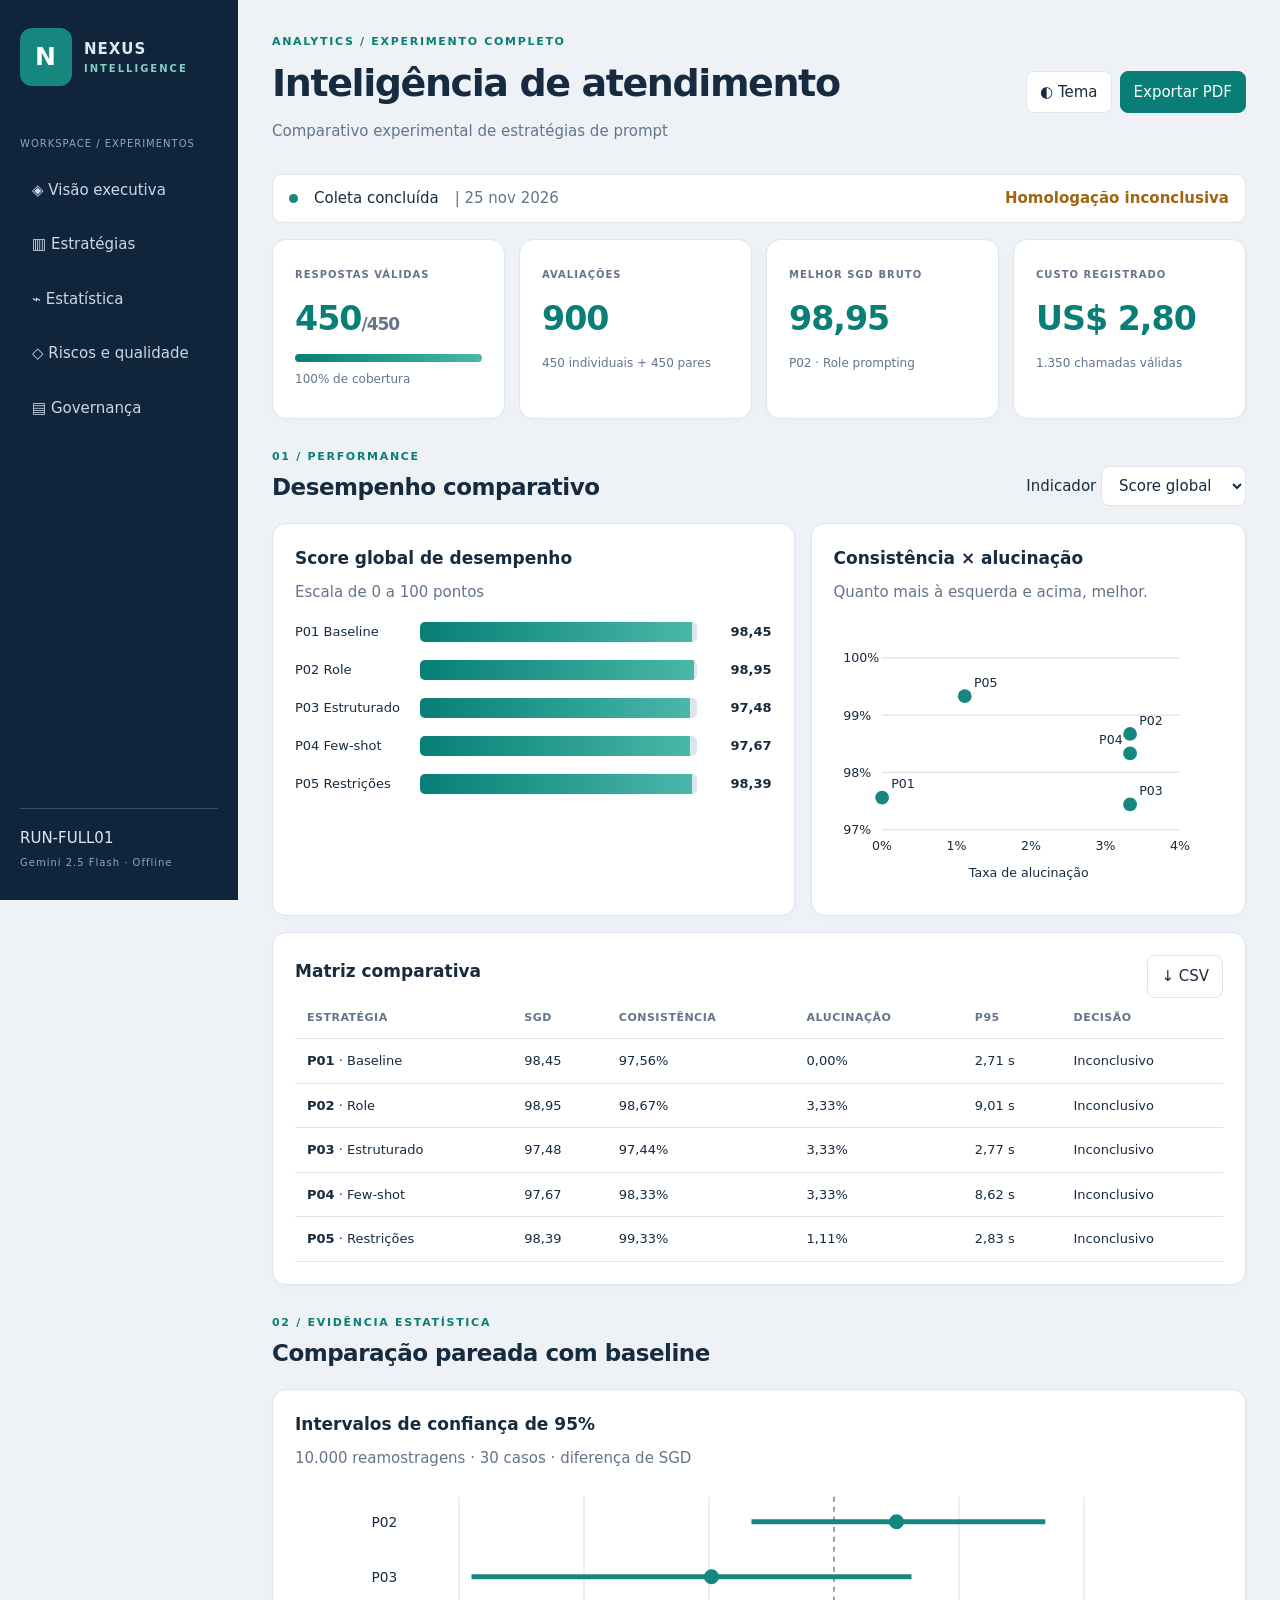
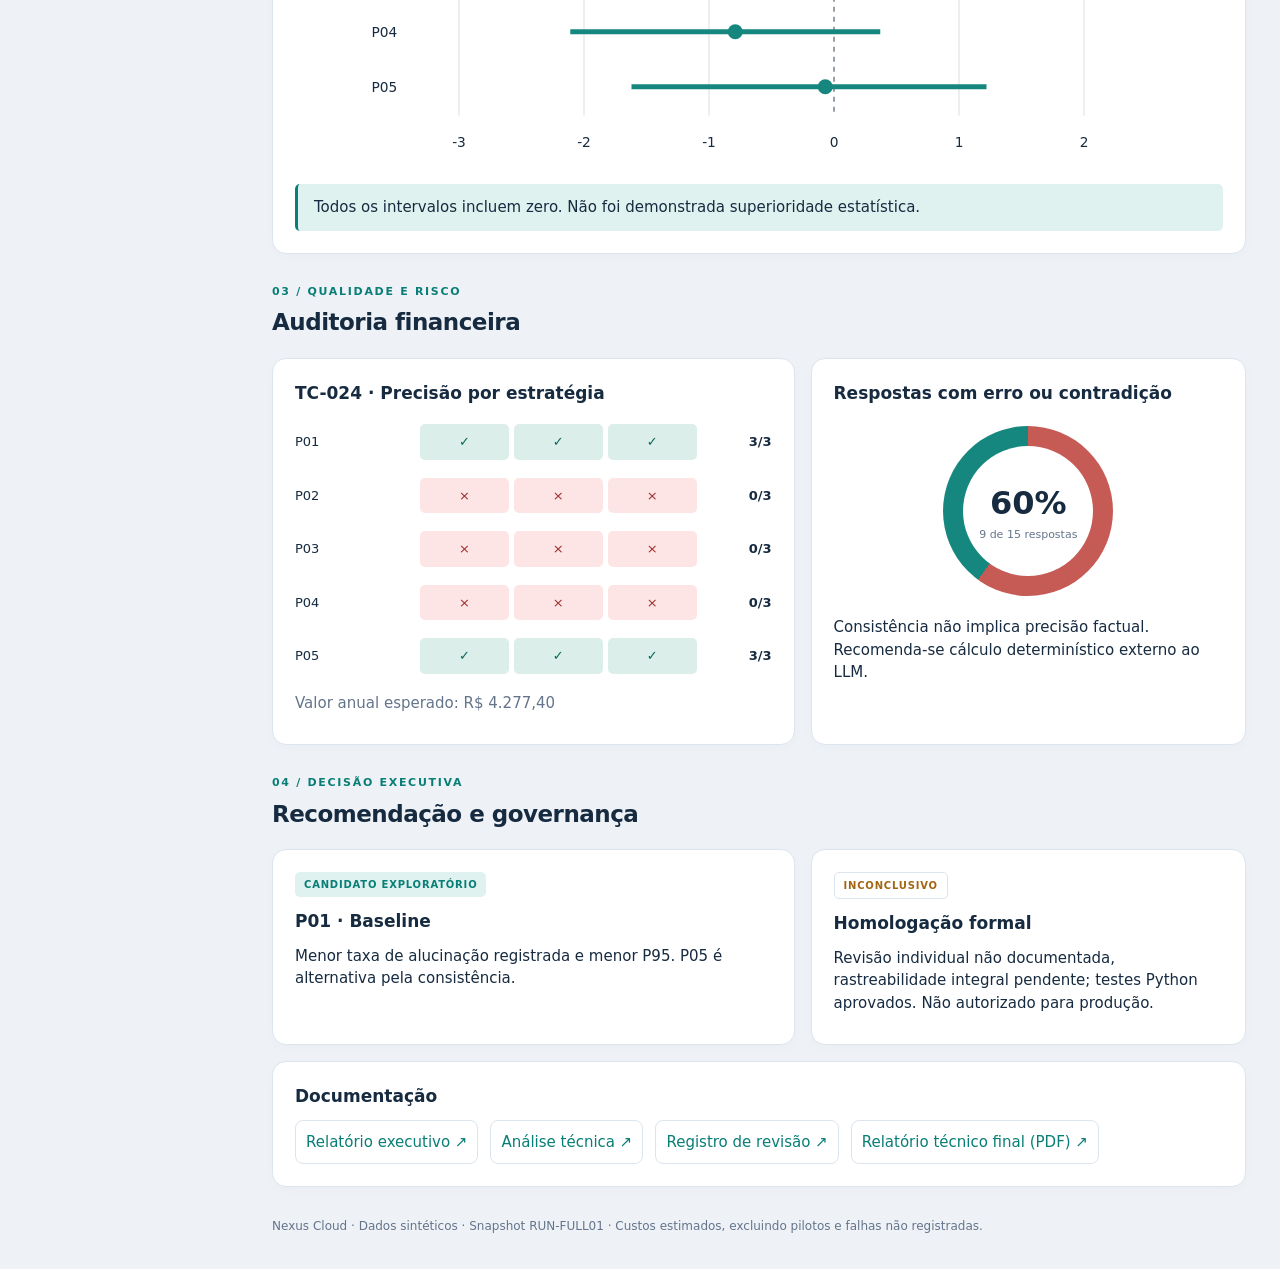
<file: docs/dashboard/index.html>
<!doctype html><html lang="pt-BR"><head><meta charset="utf-8"><meta name="viewport" content="width=device-width,initial-scale=1"><title>Nexus Intelligence | Analytics</title><link rel="stylesheet" href="styles.css"><script defer src="dashboard.js"></script></head><body><aside><div class="brand"><span class="logo">N</span><div>NEXUS<span>INTELLIGENCE</span></div></div><small>WORKSPACE / EXPERIMENTOS</small><nav><a href="#overview">◈ Visão executiva</a><a href="#comparison">▥ Estratégias</a><a href="#statistics">⌁ Estatística</a><a href="#risk">◇ Riscos e qualidade</a><a href="#governance">▤ Governança</a></nav><div class="sidefoot">RUN-FULL01<br><small>Gemini 2.5 Flash · Offline</small></div></aside><main><header><div><div class="eyebrow">ANALYTICS / EXPERIMENTO COMPLETO</div><h1>Inteligência de atendimento</h1><p>Comparativo experimental de estratégias de prompt</p></div><div class="actions"><button id="theme" aria-label="Alternar tema">◐ Tema</button><button onclick="print()">Exportar PDF</button></div></header><section id="overview"><div class="status"><span class="dot"></span> Coleta concluída <span class="muted">| 25 nov 2026</span><span class="warning">Homologação inconclusiva</span></div><div class="kpis"><article><small>RESPOSTAS VÁLIDAS</small><strong>450<span>/450</span></strong><div class="progress"><i style="width:100%"></i></div><p>100% de cobertura</p></article><article><small>AVALIAÇÕES</small><strong>900</strong><p>450 individuais + 450 pares</p></article><article><small>MELHOR SGD BRUTO</small><strong>98,95</strong><p>P02 · Role prompting</p></article><article><small>CUSTO REGISTRADO</small><strong>US$ 2,80</strong><p>1.350 chamadas válidas</p></article></div></section><section id="comparison"><div class="sectionhead"><div><div class="eyebrow">01 / PERFORMANCE</div><h2>Desempenho comparativo</h2></div><label>Indicador <select id="metric"><option value="sgd">Score global</option><option value="consistency">Consistência</option><option value="hallucination">Alucinação</option><option value="p95">Latência P95</option></select></label></div><div class="split"><article><h3 id="charttitle">Score global de desempenho</h3><p class="muted" id="chartnote"></p><div id="bars" aria-live="polite"></div></article><article><h3>Consistência × alucinação</h3><p class="muted">Quanto mais à esquerda e acima, melhor.</p><svg id="scatter" viewBox="0 0 340 240" role="img" aria-label="Dispersão de consistência e alucinação"></svg></article></div><article><div class="sectionhead"><h3>Matriz comparativa</h3><a class="button" href="../results/strategy_comparison.csv" download>↓ CSV</a></div><div class="scroll"><table><thead><tr><th>Estratégia</th><th>SGD</th><th>Consistência</th><th>Alucinação</th><th>P95</th><th>Decisão</th></tr></thead><tbody id="rows"></tbody></table></div></article></section><section id="statistics"><div class="eyebrow">02 / EVIDÊNCIA ESTATÍSTICA</div><h2>Comparação pareada com baseline</h2><article><h3>Intervalos de confiança de 95%</h3><p class="muted">10.000 reamostragens · 30 casos · diferença de SGD</p><svg id="forest" viewBox="0 0 660 240" role="img" aria-label="Intervalos de confiança das diferenças de SGD"></svg><div class="callout">Todos os intervalos incluem zero. Não foi demonstrada superioridade estatística.</div></article></section><section id="risk"><div class="eyebrow">03 / QUALIDADE E RISCO</div><h2>Auditoria financeira</h2><div class="split"><article><h3>TC-024 · Precisão por estratégia</h3><div id="finance"></div><p class="muted">Valor anual esperado: R$ 4.277,40</p></article><article><h3>Respostas com erro ou contradição</h3><div class="donut"><div><strong>60%</strong><small>9 de 15 respostas</small></div></div><p>Consistência não implica precisão factual. Recomenda-se cálculo determinístico externo ao LLM.</p></article></div></section><section id="governance"><div class="eyebrow">04 / DECISÃO EXECUTIVA</div><h2>Recomendação e governança</h2><div class="split"><article><span class="tag">CANDIDATO EXPLORATÓRIO</span><h3>P01 · Baseline</h3><p>Menor taxa de alucinação registrada e menor P95. P05 é alternativa pela consistência.</p></article><article><span class="tag amber">INCONCLUSIVO</span><h3>Homologação formal</h3><p>Revisão individual não documentada, rastreabilidade integral pendente; testes Python aprovados. Não autorizado para produção.</p></article></div><article><h3>Documentação</h3><div class="links"><a href="../results/executive_report.html">Relatório executivo ↗</a><a href="../results/full_experiment_analysis.html">Análise técnica ↗</a><a href="../results/review_status.html">Registro de revisão ↗</a><a href="../results/nexus_cloud_final_report.pdf" target="_blank" rel="noopener">Relatório técnico final (PDF) ↗</a></div></article></section><footer>Nexus Cloud · Dados sintéticos · Snapshot RUN-FULL01 · Custos estimados, excluindo pilotos e falhas não registradas.</footer></main></body></html>
</file>
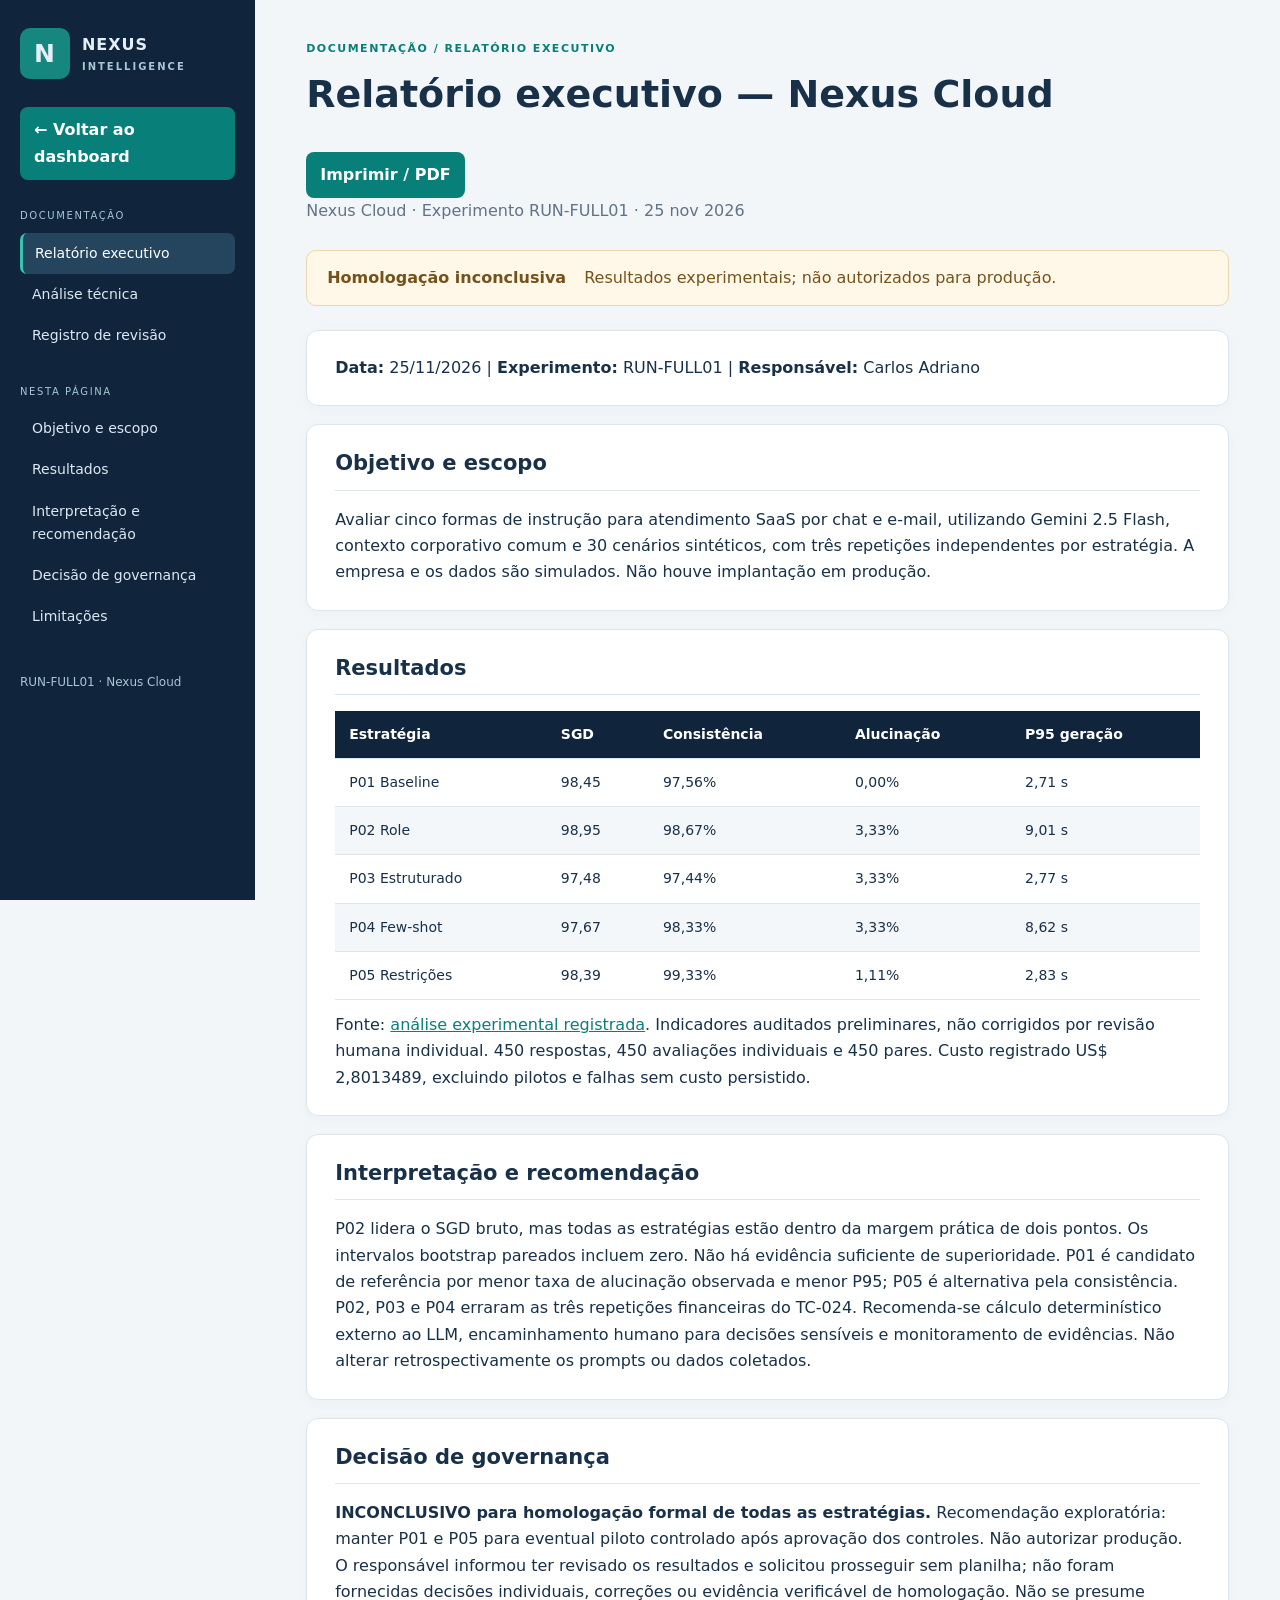
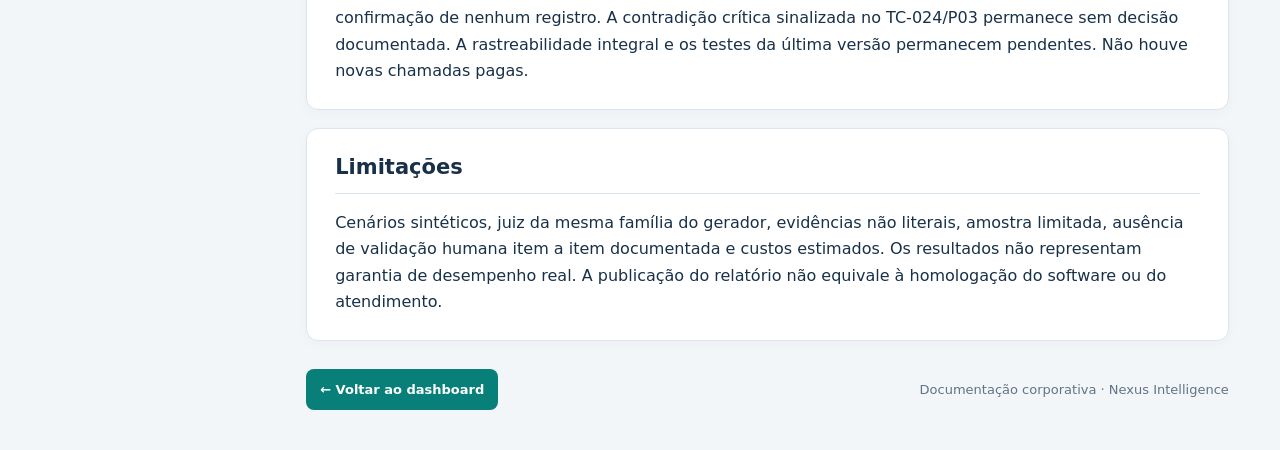
<file: docs/results/executive_report.html>
<!doctype html>
<html lang="pt-BR"><head><meta charset="utf-8"><meta name="viewport" content="width=device-width,initial-scale=1"><title>Relatório executivo — Nexus Cloud | Nexus Intelligence</title><link rel="stylesheet" href="documentation.css"></head><body><a class="skip" href="#content">Ir ao conteúdo</a><aside><div class="brand"><span>N</span><div>NEXUS<small>INTELLIGENCE</small></div></div><a class="back" href="../dashboard/">← Voltar ao dashboard</a><div class="nav-label">DOCUMENTAÇÃO</div><nav><a href="executive_report.html" aria-current="page">Relatório executivo</a><a href="full_experiment_analysis.html">Análise técnica</a><a href="review_status.html">Registro de revisão</a></nav><div class="nav-label">NESTA PÁGINA</div><nav><a href="#section-1">Objetivo e escopo</a><a href="#section-2">Resultados</a><a href="#section-3">Interpretação e recomendação</a><a href="#section-4">Decisão de governança</a><a href="#section-5">Limitações</a></nav><div class="sidefoot">RUN-FULL01 · Nexus Cloud</div></aside><main id="content"><header><div class="crumb">DOCUMENTAÇÃO / RELATÓRIO EXECUTIVO</div><div class="heading"><h1>Relatório executivo — Nexus Cloud</h1><button type="button" onclick="window.print()">Imprimir / PDF</button></div><p class="subtitle">Nexus Cloud · Experimento RUN-FULL01 · 25 nov 2026</p></header><div class="notice"><strong>Homologação inconclusiva</strong><span>Resultados experimentais; não autorizados para produção.</span></div><article><p><strong>Data:</strong> 25/11/2026 | <strong>Experimento:</strong> RUN-FULL01 | <strong>Responsável:</strong> Carlos Adriano</p><section id="section-1"><h2>Objetivo e escopo</h2><p>Avaliar cinco formas de instrução para atendimento SaaS por chat e e-mail, utilizando Gemini 2.5 Flash, contexto corporativo comum e 30 cenários sintéticos, com três repetições independentes por estratégia. A empresa e os dados são simulados. Não houve implantação em produção.</p></section><section id="section-2"><h2>Resultados</h2><div class="table-wrap"><table><thead><tr><th>Estratégia</th><th>SGD</th><th>Consistência</th><th>Alucinação</th><th>P95 geração</th></tr></thead><tbody><tr><td>P01 Baseline</td><td>98,45</td><td>97,56%</td><td>0,00%</td><td>2,71 s</td></tr><tr><td>P02 Role</td><td>98,95</td><td>98,67%</td><td>3,33%</td><td>9,01 s</td></tr><tr><td>P03 Estruturado</td><td>97,48</td><td>97,44%</td><td>3,33%</td><td>2,77 s</td></tr><tr><td>P04 Few-shot</td><td>97,67</td><td>98,33%</td><td>3,33%</td><td>8,62 s</td></tr><tr><td>P05 Restrições</td><td>98,39</td><td>99,33%</td><td>1,11%</td><td>2,83 s</td></tr></tbody></table></div><p>Fonte: <a href="full_experiment_analysis.html">análise experimental registrada</a>. Indicadores auditados preliminares, não corrigidos por revisão humana individual. 450 respostas, 450 avaliações individuais e 450 pares. Custo registrado US$ 2,8013489, excluindo pilotos e falhas sem custo persistido.</p></section><section id="section-3"><h2>Interpretação e recomendação</h2><p>P02 lidera o SGD bruto, mas todas as estratégias estão dentro da margem prática de dois pontos. Os intervalos bootstrap pareados incluem zero. Não há evidência suficiente de superioridade. P01 é candidato de referência por menor taxa de alucinação observada e menor P95; P05 é alternativa pela consistência. P02, P03 e P04 erraram as três repetições financeiras do TC-024. Recomenda-se cálculo determinístico externo ao LLM, encaminhamento humano para decisões sensíveis e monitoramento de evidências. Não alterar retrospectivamente os prompts ou dados coletados.</p></section><section id="section-4"><h2>Decisão de governança</h2><p><strong>INCONCLUSIVO para homologação formal de todas as estratégias.</strong> Recomendação exploratória: manter P01 e P05 para eventual piloto controlado após aprovação dos controles. Não autorizar produção. O responsável informou ter revisado os resultados e solicitou prosseguir sem planilha; não foram fornecidas decisões individuais, correções ou evidência verificável de homologação. Não se presume confirmação de nenhum registro. A contradição crítica sinalizada no TC-024/P03 permanece sem decisão documentada. A rastreabilidade integral e os testes da última versão permanecem pendentes. Não houve novas chamadas pagas.</p></section><section id="section-5"><h2>Limitações</h2><p>Cenários sintéticos, juiz da mesma família do gerador, evidências não literais, amostra limitada, ausência de validação humana item a item documentada e custos estimados. Os resultados não representam garantia de desempenho real. A publicação do relatório não equivale à homologação do software ou do atendimento.</p></section></article><footer><a class="return" href="../dashboard/">← Voltar ao dashboard</a><span>Documentação corporativa · Nexus Intelligence</span></footer></main></body></html>
</file>
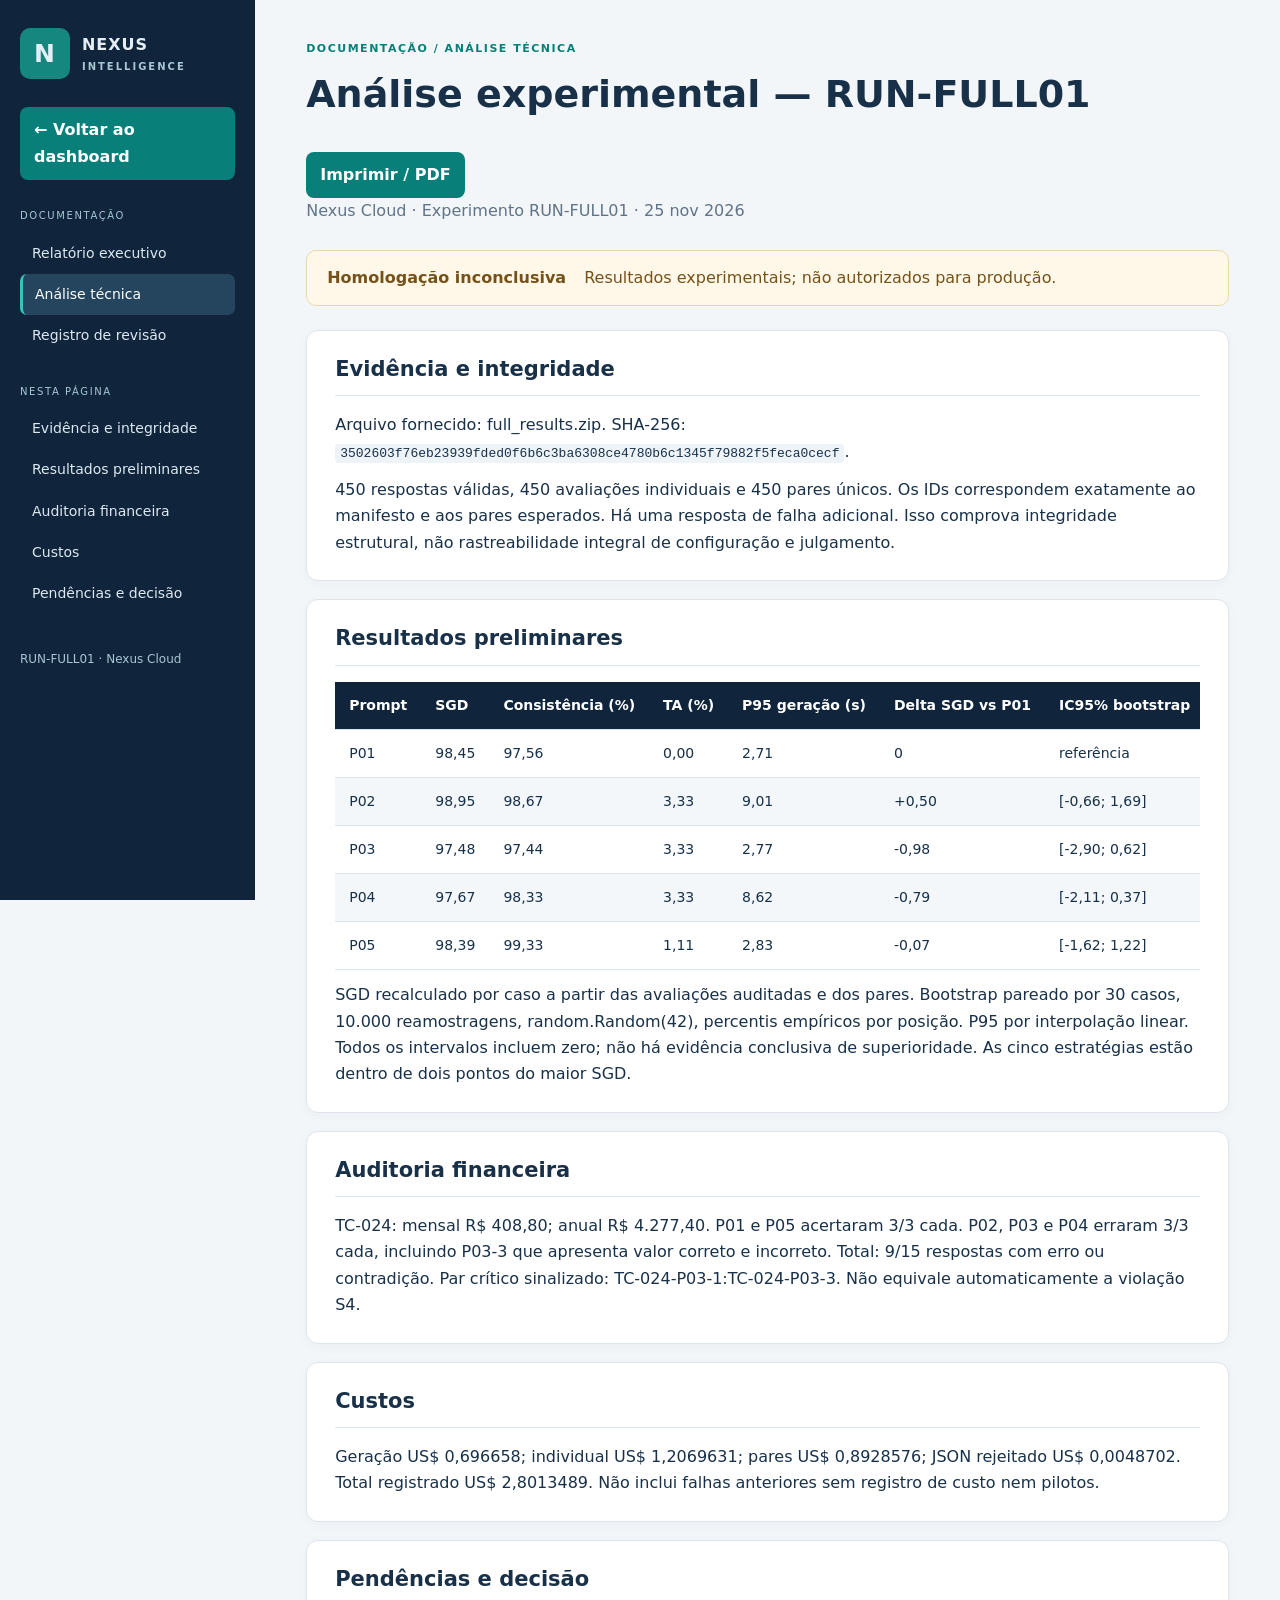
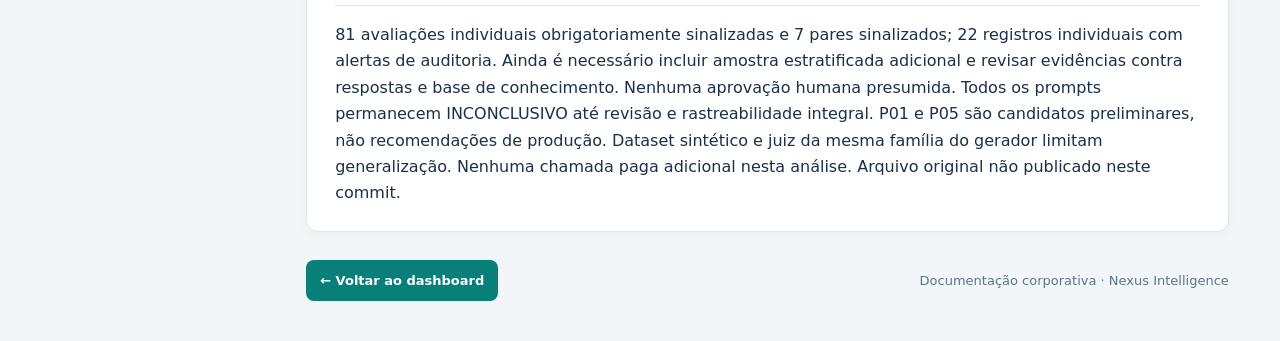
<file: docs/results/full_experiment_analysis.html>
<!doctype html>
<html lang="pt-BR"><head><meta charset="utf-8"><meta name="viewport" content="width=device-width,initial-scale=1"><title>Análise experimental — RUN-FULL01 | Nexus Intelligence</title><link rel="stylesheet" href="documentation.css"></head><body><a class="skip" href="#content">Ir ao conteúdo</a><aside><div class="brand"><span>N</span><div>NEXUS<small>INTELLIGENCE</small></div></div><a class="back" href="../dashboard/">← Voltar ao dashboard</a><div class="nav-label">DOCUMENTAÇÃO</div><nav><a href="executive_report.html">Relatório executivo</a><a href="full_experiment_analysis.html" aria-current="page">Análise técnica</a><a href="review_status.html">Registro de revisão</a></nav><div class="nav-label">NESTA PÁGINA</div><nav><a href="#section-1">Evidência e integridade</a><a href="#section-2">Resultados preliminares</a><a href="#section-3">Auditoria financeira</a><a href="#section-4">Custos</a><a href="#section-5">Pendências e decisão</a></nav><div class="sidefoot">RUN-FULL01 · Nexus Cloud</div></aside><main id="content"><header><div class="crumb">DOCUMENTAÇÃO / ANÁLISE TÉCNICA</div><div class="heading"><h1>Análise experimental — RUN-FULL01</h1><button type="button" onclick="window.print()">Imprimir / PDF</button></div><p class="subtitle">Nexus Cloud · Experimento RUN-FULL01 · 25 nov 2026</p></header><div class="notice"><strong>Homologação inconclusiva</strong><span>Resultados experimentais; não autorizados para produção.</span></div><article><section id="section-1"><h2>Evidência e integridade</h2><p>Arquivo fornecido: full_results.zip. SHA-256: <code>3502603f76eb23939fded0f6b6c3ba6308ce4780b6c1345f79882f5feca0cecf</code>.</p><p>450 respostas válidas, 450 avaliações individuais e 450 pares únicos. Os IDs correspondem exatamente ao manifesto e aos pares esperados. Há uma resposta de falha adicional. Isso comprova integridade estrutural, não rastreabilidade integral de configuração e julgamento.</p></section><section id="section-2"><h2>Resultados preliminares</h2><div class="table-wrap"><table><thead><tr><th>Prompt</th><th>SGD</th><th>Consistência (%)</th><th>TA (%)</th><th>P95 geração (s)</th><th>Delta SGD vs P01</th><th>IC95% bootstrap</th></tr></thead><tbody><tr><td>P01</td><td>98,45</td><td>97,56</td><td>0,00</td><td>2,71</td><td>0</td><td>referência</td></tr><tr><td>P02</td><td>98,95</td><td>98,67</td><td>3,33</td><td>9,01</td><td>+0,50</td><td>[-0,66; 1,69]</td></tr><tr><td>P03</td><td>97,48</td><td>97,44</td><td>3,33</td><td>2,77</td><td>-0,98</td><td>[-2,90; 0,62]</td></tr><tr><td>P04</td><td>97,67</td><td>98,33</td><td>3,33</td><td>8,62</td><td>-0,79</td><td>[-2,11; 0,37]</td></tr><tr><td>P05</td><td>98,39</td><td>99,33</td><td>1,11</td><td>2,83</td><td>-0,07</td><td>[-1,62; 1,22]</td></tr></tbody></table></div><p>SGD recalculado por caso a partir das avaliações auditadas e dos pares. Bootstrap pareado por 30 casos, 10.000 reamostragens, random.Random(42), percentis empíricos por posição. P95 por interpolação linear. Todos os intervalos incluem zero; não há evidência conclusiva de superioridade. As cinco estratégias estão dentro de dois pontos do maior SGD.</p></section><section id="section-3"><h2>Auditoria financeira</h2><p>TC-024: mensal R$ 408,80; anual R$ 4.277,40. P01 e P05 acertaram 3/3 cada. P02, P03 e P04 erraram 3/3 cada, incluindo P03-3 que apresenta valor correto e incorreto. Total: 9/15 respostas com erro ou contradição. Par crítico sinalizado: TC-024-P03-1:TC-024-P03-3. Não equivale automaticamente a violação S4.</p></section><section id="section-4"><h2>Custos</h2><p>Geração US$ 0,696658; individual US$ 1,2069631; pares US$ 0,8928576; JSON rejeitado US$ 0,0048702. Total registrado US$ 2,8013489. Não inclui falhas anteriores sem registro de custo nem pilotos.</p></section><section id="section-5"><h2>Pendências e decisão</h2><p>81 avaliações individuais obrigatoriamente sinalizadas e 7 pares sinalizados; 22 registros individuais com alertas de auditoria. Ainda é necessário incluir amostra estratificada adicional e revisar evidências contra respostas e base de conhecimento. Nenhuma aprovação humana presumida. Todos os prompts permanecem INCONCLUSIVO até revisão e rastreabilidade integral. P01 e P05 são candidatos preliminares, não recomendações de produção. Dataset sintético e juiz da mesma família do gerador limitam generalização. Nenhuma chamada paga adicional nesta análise. Arquivo original não publicado neste commit.</p></section></article><footer><a class="return" href="../dashboard/">← Voltar ao dashboard</a><span>Documentação corporativa · Nexus Intelligence</span></footer></main></body></html>
</file>
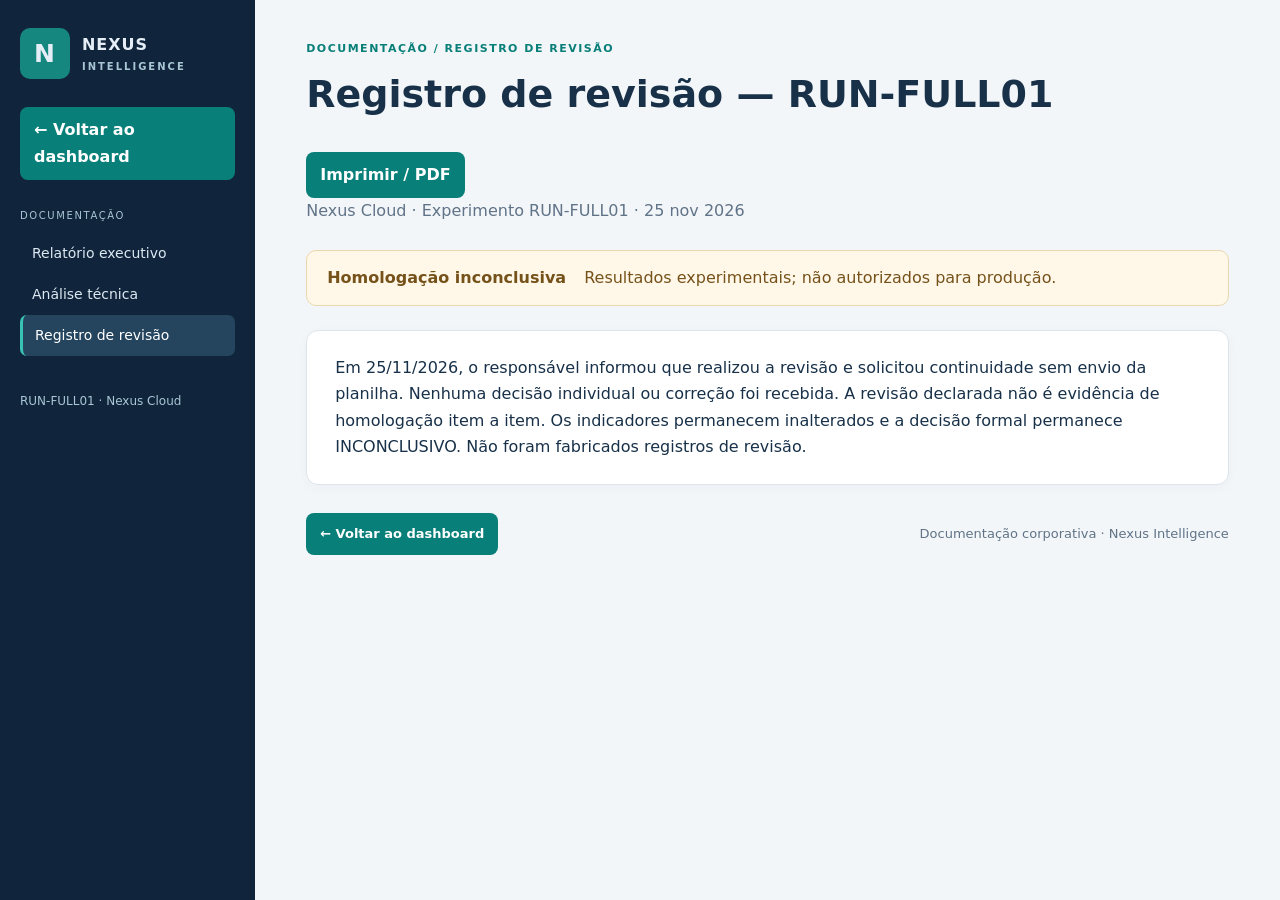
<file: docs/results/review_status.html>
<!doctype html>
<html lang="pt-BR"><head><meta charset="utf-8"><meta name="viewport" content="width=device-width,initial-scale=1"><title>Registro de revisão — RUN-FULL01 | Nexus Intelligence</title><link rel="stylesheet" href="documentation.css"></head><body><a class="skip" href="#content">Ir ao conteúdo</a><aside><div class="brand"><span>N</span><div>NEXUS<small>INTELLIGENCE</small></div></div><a class="back" href="../dashboard/">← Voltar ao dashboard</a><div class="nav-label">DOCUMENTAÇÃO</div><nav><a href="executive_report.html">Relatório executivo</a><a href="full_experiment_analysis.html">Análise técnica</a><a href="review_status.html" aria-current="page">Registro de revisão</a></nav><div class="sidefoot">RUN-FULL01 · Nexus Cloud</div></aside><main id="content"><header><div class="crumb">DOCUMENTAÇÃO / REGISTRO DE REVISÃO</div><div class="heading"><h1>Registro de revisão — RUN-FULL01</h1><button type="button" onclick="window.print()">Imprimir / PDF</button></div><p class="subtitle">Nexus Cloud · Experimento RUN-FULL01 · 25 nov 2026</p></header><div class="notice"><strong>Homologação inconclusiva</strong><span>Resultados experimentais; não autorizados para produção.</span></div><article><p>Em 25/11/2026, o responsável informou que realizou a revisão e solicitou continuidade sem envio da planilha. Nenhuma decisão individual ou correção foi recebida. A revisão declarada não é evidência de homologação item a item. Os indicadores permanecem inalterados e a decisão formal permanece INCONCLUSIVO. Não foram fabricados registros de revisão.</p></article><footer><a class="return" href="../dashboard/">← Voltar ao dashboard</a><span>Documentação corporativa · Nexus Intelligence</span></footer></main></body></html>
</file>
<file: docs/dashboard/styles.css>
:root{--bg:#eef2f7;--card:#fff;--ink:#172b40;--muted:#64748b;--line:#dce5ed;--accent:#087e76;--soft:#e0f2ef;--side:#10253b;--warn:#a36512}*{box-sizing:border-box}html{scroll-behavior:smooth}body{margin:0;background:var(--bg);color:var(--ink);font:15px/1.5 system-ui,sans-serif}body.dark{--bg:#0e1b2a;--card:#16283b;--ink:#e6eef6;--muted:#a1b3c6;--line:#30465b;--accent:#52d0bf;--soft:#203e44;--warn:#f3c477}aside{position:fixed;inset:0 auto 0 0;width:238px;background:var(--side);color:#dbe8f4;padding:28px 20px;display:flex;flex-direction:column}.brand{display:flex;gap:12px;align-items:center;font-weight:800;letter-spacing:1px;margin-bottom:50px}.brand span:not(.logo){display:block;font-size:10px;color:#80cfc6;letter-spacing:2px}.logo{background:#16877e;border-radius:12px;padding:10px 15px;font-size:25px;color:white}aside small{font-size:10px;letter-spacing:1px;color:#8da7bc}nav{display:grid;gap:8px;margin-top:16px}nav a{color:#c8d9e7;text-decoration:none;padding:12px;border-radius:8px}nav a:hover,nav a:focus{background:#23465b;color:white}.sidefoot{margin-top:auto;border-top:1px solid #365067;padding-top:18px}main{margin-left:238px;padding:34px;max-width:1600px}header,.sectionhead,.status{display:flex;justify-content:space-between;align-items:center;gap:16px;flex-wrap:wrap}h1{font-size:clamp(25px,3vw,38px);letter-spacing:-1.4px;margin:4px 0}h2{font-size:23px;margin:5px 0 18px;letter-spacing:-.5px}h3{font-size:17px;margin:0 0 10px}p{margin:8px 0}.eyebrow{font-size:11px;font-weight:800;letter-spacing:1.7px;color:var(--accent)}.muted,header p,small{color:var(--muted)}button,.button,select{font:inherit;border:1px solid var(--line);background:var(--card);color:var(--ink);padding:9px 13px;border-radius:8px;cursor:pointer;text-decoration:none}.actions{display:flex;gap:8px}.actions button:last-child{background:#087e76;color:white;border-color:#087e76}.status{justify-content:flex-start;background:var(--card);padding:12px 16px;border:1px solid var(--line);border-radius:10px;margin:24px 0 16px}.dot{width:9px;height:9px;border-radius:50%;background:#16877e}.warning{margin-left:auto;color:var(--warn);font-weight:600}.kpis{display:grid;grid-template-columns:repeat(4,minmax(0,1fr));gap:14px}article{background:var(--card);border:1px solid var(--line);border-radius:14px;padding:22px;box-shadow:0 3px 12px #00000005;min-width:0}.kpis small{font-size:10px;letter-spacing:1px;font-weight:700}.kpis strong{display:block;font-size:clamp(23px,2.6vw,34px);letter-spacing:-1px;margin:10px 0;color:var(--accent)}.kpis strong span{font-size:17px;color:var(--muted)}.kpis p{font-size:12px;color:var(--muted)}.progress,.track{background:var(--line);border-radius:5px;overflow:hidden;height:8px}.progress i,.track i{display:block;background:linear-gradient(90deg,#087e76,#48b8a7);height:100%}section{margin-bottom:30px;scroll-margin-top:20px}.split{display:grid;grid-template-columns:1.2fr 1fr;gap:16px;margin-bottom:16px}.barrow{display:grid;grid-template-columns:115px 1fr 65px;align-items:center;gap:10px;margin:18px 0;font-size:13px}.track{height:20px}.barrow b{text-align:right;font-variant-numeric:tabular-nums}.scroll{overflow:auto}table{width:100%;border-collapse:collapse;white-space:nowrap}th,td{text-align:left;padding:12px;border-bottom:1px solid var(--line);font-size:13px}th{color:var(--muted);font-size:11px;text-transform:uppercase;letter-spacing:.5px}tr:hover td{background:var(--soft)}svg{width:100%;height:auto;max-height:300px;color:var(--ink)}.callout{padding:12px 16px;background:var(--soft);border-left:3px solid var(--accent);border-radius:5px}.tag{display:inline-block;font-size:10px;font-weight:800;letter-spacing:.8px;color:var(--accent);background:var(--soft);padding:5px 9px;border-radius:5px;margin-bottom:12px}.amber{color:var(--warn);background:transparent;border:1px solid var(--line)}.cells{display:flex;gap:5px}.cells i{flex:1;text-align:center;padding:8px;border-radius:5px;background:#dbeee9;color:#08685d;font-style:normal}.cells i.bad{background:#fce5e4;color:#a12e2e}.donut{width:170px;height:170px;border-radius:50%;background:conic-gradient(#c65a55 0 60%,#16877e 60%);display:grid;place-items:center;margin:20px auto}.donut div{width:130px;height:130px;background:var(--card);border-radius:50%;display:grid;align-content:center;text-align:center}.donut strong{font-size:32px}.donut small{font-size:11px}.links{display:flex;gap:12px;flex-wrap:wrap}.links a{color:var(--accent);padding:10px;border:1px solid var(--line);border-radius:8px;text-decoration:none}footer{font-size:12px;color:var(--muted)}@media(max-width:1050px){.kpis{grid-template-columns:repeat(2,1fr)}.split{grid-template-columns:1fr}}@media(max-width:700px){aside{position:static;width:auto;padding:16px}.brand{margin-bottom:10px}nav{display:flex;overflow:auto;white-space:nowrap}.sidefoot,aside>small{display:none}main{margin:0;padding:16px}.barrow{grid-template-columns:85px 1fr 55px}article{padding:16px}}@media print{aside,.actions,select,.button{display:none}main{margin:0;padding:0}body{background:white}article{break-inside:avoid;box-shadow:none}}
</file>
<file: docs/results/documentation.css>
:root{color-scheme:light;--nav:#10253b;--ink:#183149;--muted:#607387;--accent:#087f78;--line:#dce5ec;--bg:#f3f6f9}*{box-sizing:border-box}html{scroll-behavior:smooth}body{margin:0;background:var(--bg);color:var(--ink);font:16px/1.65 system-ui,sans-serif}aside{position:fixed;inset:0 auto 0 0;width:255px;background:var(--nav);color:#e5eef6;padding:28px 20px;overflow:auto}.brand{display:flex;align-items:center;gap:12px;font-weight:800;letter-spacing:1px;margin-bottom:28px}.brand>span{background:#16877e;border-radius:10px;padding:5px 14px;font-size:25px}.brand small{display:block;font-size:10px;letter-spacing:2px;color:#a8c6d4}.back,.return,button{display:inline-block;border:0;border-radius:8px;padding:10px 14px;background:var(--accent);color:white;font:inherit;font-weight:650;text-decoration:none;cursor:pointer}.nav-label{font-size:10px;letter-spacing:1.6px;color:#a8c6d4;margin:28px 0 8px}nav a{display:block;color:#dce8f2;text-decoration:none;padding:9px 12px;border-radius:7px;font-size:14px}nav a:hover,nav a[aria-current]{background:#25445d;color:white}nav a[aria-current]{border-left:3px solid #39c3b4}.sidefoot{margin-top:36px;font-size:12px;color:#a8c6d4}main{margin-left:255px;padding:40px clamp(20px,4vw,64px);max-width:1500px}.crumb{font-size:11px;letter-spacing:1.5px;color:var(--accent);font-weight:800}.heading{display:flex;align-items:center;justify-content:space-between;gap:20px;flex-wrap:wrap}h1{font-size:clamp(26px,3vw,38px);line-height:1.2;margin:14px 0}h2{font-size:21px;line-height:1.35;margin:0 0 16px;border-bottom:1px solid var(--line);padding-bottom:12px}.subtitle{color:var(--muted);margin:0 0 25px}.notice{background:#fff8e8;border:1px solid #ead7ad;border-radius:10px;padding:14px 20px;margin-bottom:24px;color:#76521b;display:flex;gap:8px 18px;flex-wrap:wrap}article>section,article>p{background:white;border:1px solid var(--line);border-radius:12px;padding:24px 28px;margin:0 0 18px;box-shadow:0 3px 12px #10253b08}section p{margin:12px 0}section p:last-child{margin-bottom:0}a{color:var(--accent)}.table-wrap{overflow-x:auto}table{border-collapse:collapse;width:100%;font-size:14px;font-variant-numeric:tabular-nums}th,td{padding:12px 14px;text-align:left;border-bottom:1px solid var(--line);white-space:nowrap}th{background:var(--nav);color:white}tbody tr:nth-child(even){background:#f3f7fa}code{overflow-wrap:anywhere;background:#edf3f7;padding:2px 5px;border-radius:4px;font-size:13px}footer{display:flex;align-items:center;justify-content:space-between;gap:15px;flex-wrap:wrap;color:var(--muted);font-size:13px;margin-top:28px}.skip{position:absolute;left:-9999px}.skip:focus{left:10px;top:10px;background:white;padding:10px;z-index:10}:focus-visible{outline:3px solid #e6a23c;outline-offset:3px}@media(max-width:800px){aside{position:static;width:auto;padding:18px}main{margin:0;padding:24px 16px}article>section,article>p{padding:18px}nav{display:flex;flex-wrap:wrap}.sidefoot{display:none}}@media print{aside,button,.return,.skip{display:none}main{margin:0;padding:0;max-width:none}body{background:white;font-size:11pt}article>section,article>p{box-shadow:none;border:0;padding:12px 0}h2{break-after:avoid}tr{break-inside:avoid}th{background:#eee;color:#111}.table-wrap{overflow:visible}th,td{white-space:normal;padding:6px}footer{display:none}}
</file>
